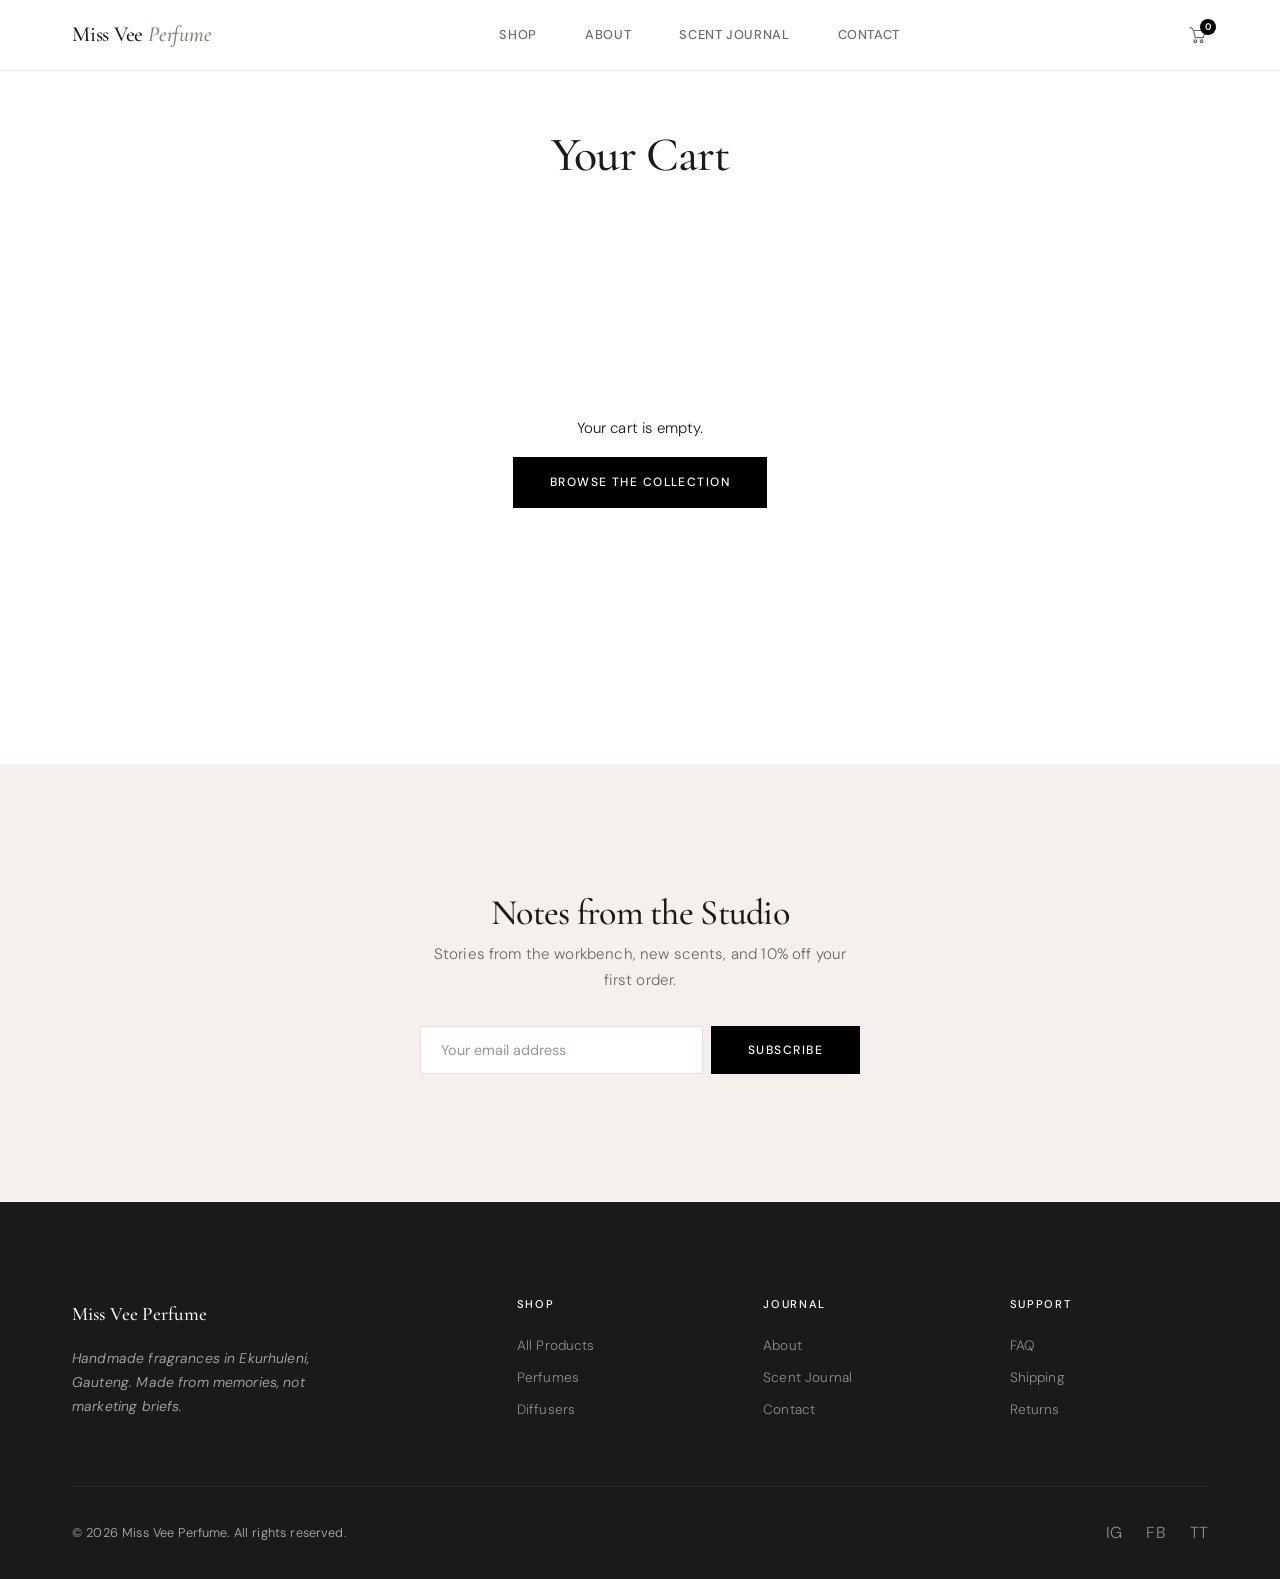
<file: cart.html>
<!DOCTYPE html>
<html lang="en-ZA">
<head>
  <meta charset="UTF-8">
  <meta name="viewport" content="width=device-width, initial-scale=1.0">
  <meta name="description" content="Your shopping cart. Miss Vee Perfume.">
  <title>Cart. Miss Vee Perfume</title>
  <link rel="preconnect" href="https://fonts.googleapis.com">
  <link rel="preconnect" href="https://fonts.gstatic.com" crossorigin>
  <link href="https://fonts.googleapis.com/css2?family=DM+Sans:opsz,wght@9..40,300;9..40,400;9..40,500;9..40,600&family=Cormorant+Garamond:ital,wght@0,400;0,500;0,600;1,400;1,500;1,600&display=swap" rel="stylesheet">
  <link rel="stylesheet" href="assets/css/style.css">
  <link rel="icon" type="image/svg+xml" href="data:image/svg+xml,<svg xmlns='http://www.w3.org/2000/svg' viewBox='0 0 100 100'><text y='.9em' font-size='90' font-family='Cormorant+Garamond,serif' font-weight='600' fill='%233b2a1f'>MV</text></svg>">
</head>
<body>
  <header class="site-header">
    <div class="header-inner">
      <a href="index.html" class="site-logo">Miss Vee <span>Perfume</span></a>
      <button class="nav-toggle" id="navToggle" aria-label="Toggle navigation">
        <span></span><span></span><span></span>
      </button>
      <nav class="nav-list" id="navList">
        <a href="shop.html">Shop</a>
        <a href="about.html">About</a>
        <a href="scent-guide.html">Scent Journal</a>
        <a href="contact.html">Contact</a>
      </nav>
      <div class="nav-actions">
        <a href="cart.html" class="cart-icon" aria-label="Shopping cart">
          <svg viewBox="0 0 20 20" fill="none" stroke="currentColor" stroke-width="1.3" stroke-linecap="round" stroke-linejoin="round">
            <path d="M5 5h13l-2 8H7L5 5z"/>
            <path d="M5 5L3 2H1"/>
            <circle cx="7" cy="17" r="1.5"/>
            <circle cx="14" cy="17" r="1.5"/>
          </svg>
          <span class="cart-count">0</span>
        </a>
      </div>
    </div>
  </header>

  <section class="page-header">
    <div class="container">
      <h1 class="page-header__title">Your Cart</h1>
    </div>
  </section>

  <section class="cart-section">
    <div class="container">
      <div class="cart-empty" id="cartEmpty">
        <p>Your cart is empty.</p>
        <p style="margin-top: var(--space-md);"><a href="shop.html" class="btn btn--primary">Browse the Collection</a></p>
      </div>
      <div class="cart-layout" id="cartLayout" style="display:none;">
        <div class="cart-items" id="cartItems">
        </div>
        <aside class="cart-summary">
          <h3 class="cart-summary__title">Order Summary</h3>
          <div class="summary-row">
            <span>Subtotal</span>
            <span id="summarySubtotal">R0.00</span>
          </div>
          <div class="summary-row">
            <span>Shipping</span>
            <span id="summaryShipping">R0.00</span>
          </div>
          <div class="summary-row summary-row--total">
            <span>Total</span>
            <span id="summaryTotal">R0.00</span>
          </div>
          <button class="btn btn--primary cart-checkout-btn" onclick="alert('Thank you for your order. This is a prototype, so no payment is processed. We will contact you soon.');">Checkout</button>
          <button class="btn btn--secondary" onclick="window.cart.clearCart();" style="margin-top: var(--space-sm);">Clear Cart</button>
        </aside>
      </div>
    </div>
  </section>

  <section class="newsletter">
    <div class="container container--narrow">
      <h2 class="newsletter__title">Notes from the Studio</h2>
      <p class="newsletter__text">Stories from the workbench, new scents, and 10% off your first order.</p>
      <form class="newsletter-form" onsubmit="event.preventDefault();alert('Thank you. A letter will arrive in your inbox soon. (This is a prototype.)');this.reset();">
        <input type="email" placeholder="Your email address" required aria-label="Email address">
        <button type="submit" class="btn btn--primary">Subscribe</button>
      </form>
    </div>
  </section>

  <footer class="site-footer">
    <div class="container">
      <div class="footer-grid">
        <div class="footer-brand">
          <div class="footer-brand__name">Miss Vee Perfume</div>
          <p class="footer-brand__text">Handmade fragrances in Ekurhuleni, Gauteng. Made from memories, not marketing briefs.</p>
        </div>
        <div>
          <h4 class="footer-heading">Shop</h4>
          <div class="footer-links">
            <a href="shop.html">All Products</a>
            <a href="perfumes.html">Perfumes</a>
            <a href="diffusers.html">Diffusers</a>
          </div>
        </div>
        <div>
          <h4 class="footer-heading">Journal</h4>
          <div class="footer-links">
            <a href="about.html">About</a>
            <a href="scent-guide.html">Scent Journal</a>
            <a href="contact.html">Contact</a>
          </div>
        </div>
        <div>
          <h4 class="footer-heading">Support</h4>
          <div class="footer-links">
            <a href="contact.html">FAQ</a>
            <a href="contact.html">Shipping</a>
            <a href="contact.html">Returns</a>
          </div>
        </div>
      </div>
      <div class="footer-bottom">
        <span>&copy; 2026 Miss Vee Perfume. All rights reserved.</span>
        <div class="social-links">
          <a href="#" aria-label="Instagram">IG</a>
          <a href="#" aria-label="Facebook">FB</a>
          <a href="#" aria-label="TikTok">TT</a>
        </div>
      </div>
    </div>
  </footer>

  <script src="assets/js/main.js"></script>
</body>
</html>
</file>
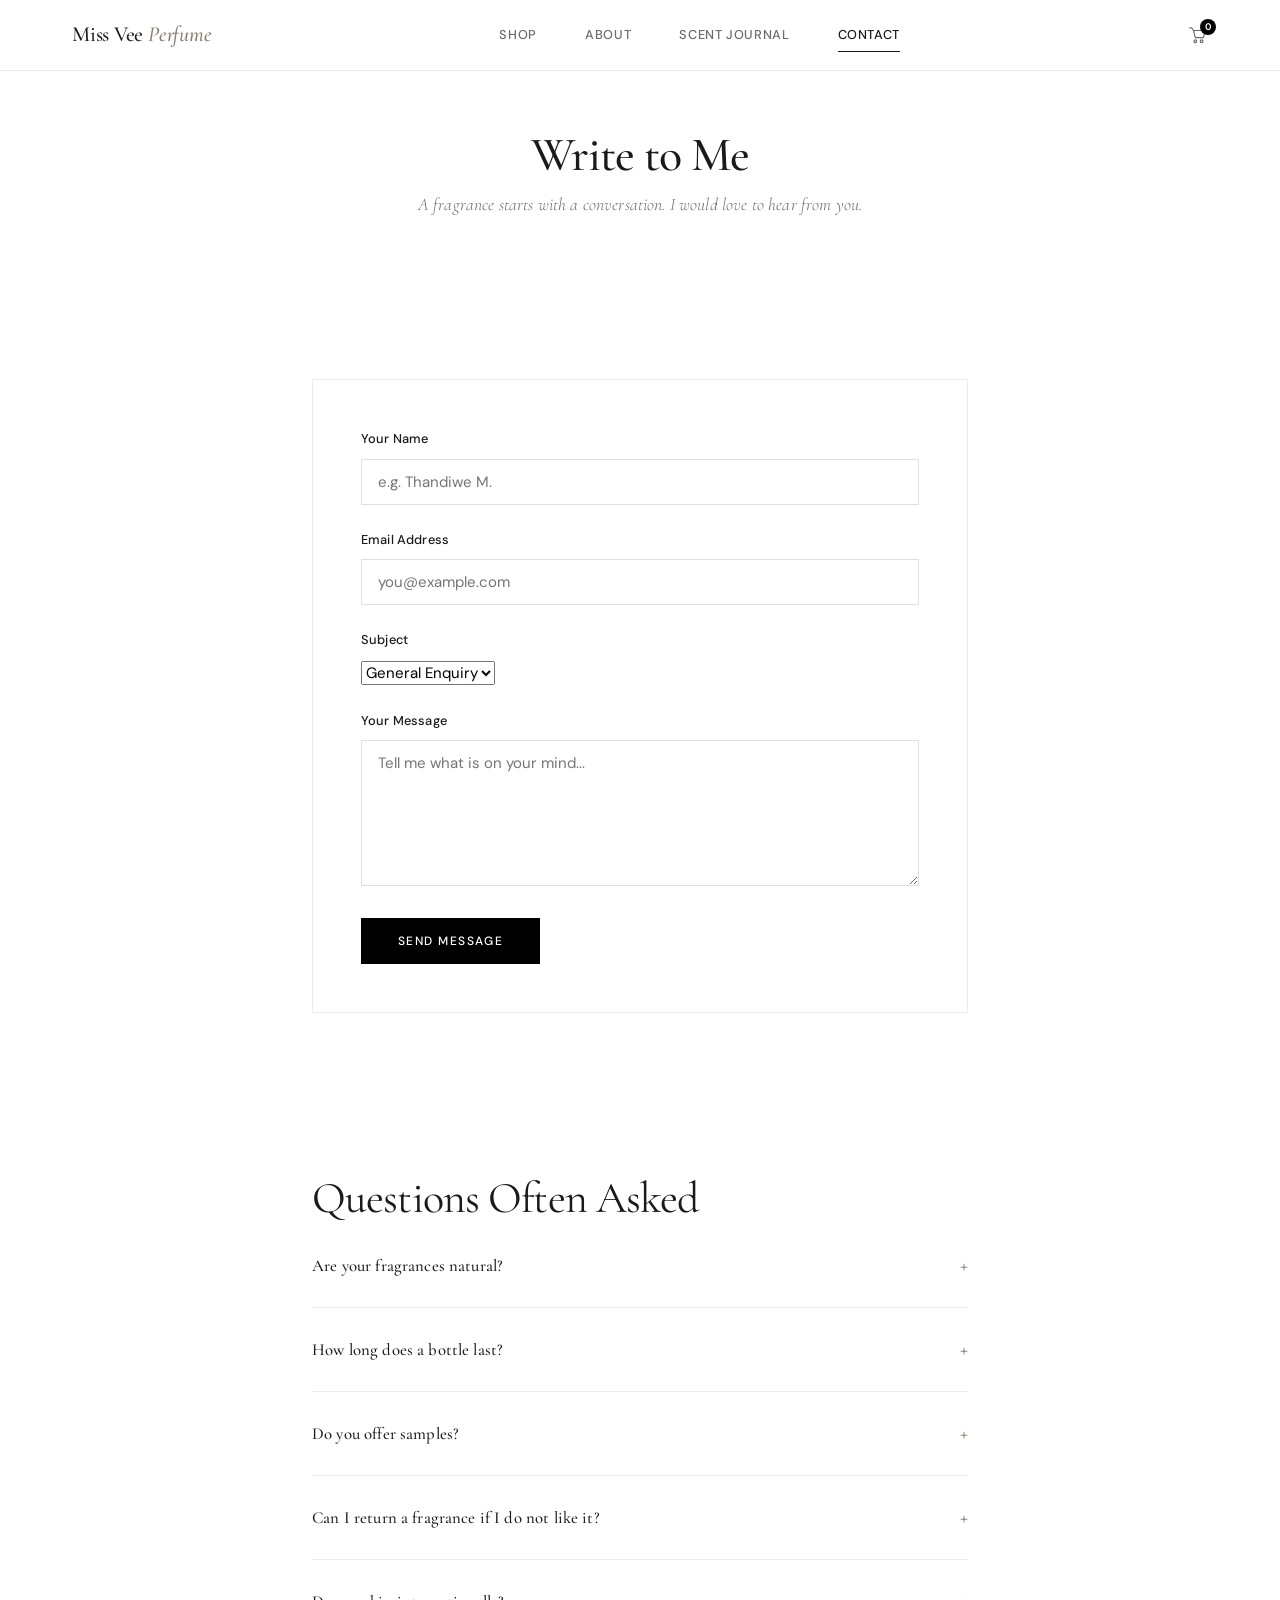
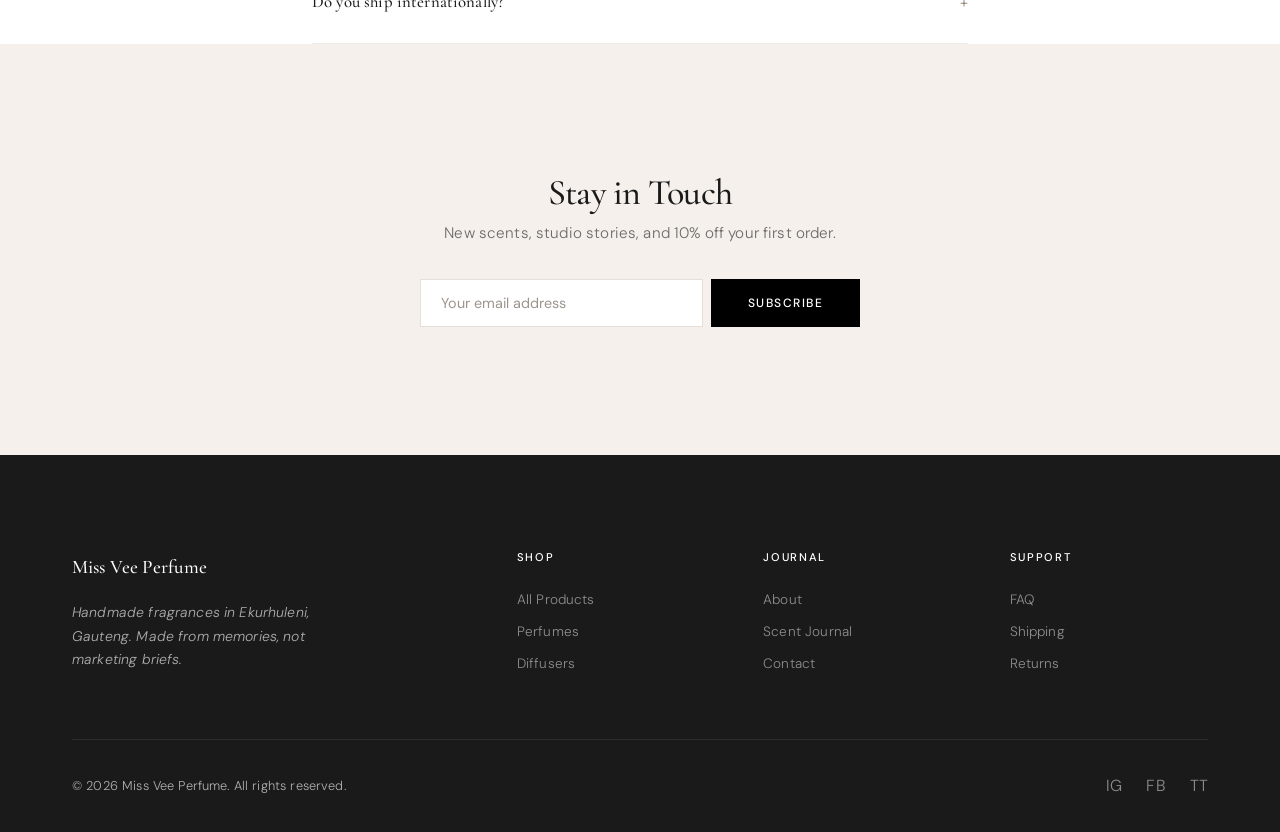
<file: contact.html>
<!DOCTYPE html>
<html lang="en-ZA">
<head>
  <meta charset="UTF-8">
  <meta name="viewport" content="width=device-width, initial-scale=1.0">
  <meta name="description" content="Contact Miss Vee Perfume. Get in touch and read frequently asked questions.">
  <title>Contact. Miss Vee Perfume</title>
  <link rel="preconnect" href="https://fonts.googleapis.com">
  <link rel="preconnect" href="https://fonts.gstatic.com" crossorigin>
  <link href="https://fonts.googleapis.com/css2?family=DM+Sans:opsz,wght@9..40,300;9..40,400;9..40,500;9..40,600&family=Cormorant+Garamond:ital,wght@0,400;0,500;0,600;1,400;1,500;1,600&display=swap" rel="stylesheet">
  <link rel="stylesheet" href="assets/css/style.css">
  <link rel="icon" type="image/svg+xml" href="data:image/svg+xml,<svg xmlns='http://www.w3.org/2000/svg' viewBox='0 0 100 100'><text y='.9em' font-size='90' font-family='Cormorant+Garamond,serif' font-weight='600' fill='%233b2a1f'>MV</text></svg>">
</head>
<body>
  <header class="site-header">
    <div class="header-inner">
      <a href="index.html" class="site-logo">Miss Vee <span>Perfume</span></a>
      <button class="nav-toggle" id="navToggle" aria-label="Toggle navigation">
        <span></span><span></span><span></span>
      </button>
      <nav class="nav-list" id="navList">
        <a href="shop.html">Shop</a>
        <a href="about.html">About</a>
        <a href="scent-guide.html">Scent Journal</a>
        <a href="contact.html" class="active">Contact</a>
      </nav>
      <div class="nav-actions">
        <a href="cart.html" class="cart-icon" aria-label="Shopping cart">
          <svg viewBox="0 0 20 20" fill="none" stroke="currentColor" stroke-width="1.3" stroke-linecap="round" stroke-linejoin="round">
            <path d="M5 5h13l-2 8H7L5 5z"/>
            <path d="M5 5L3 2H1"/>
            <circle cx="7" cy="17" r="1.5"/>
            <circle cx="14" cy="17" r="1.5"/>
          </svg>
          <span class="cart-count">0</span>
        </a>
      </div>
    </div>
  </header>

  <section class="page-header">
    <div class="container">
      <h1 class="page-header__title">Write to Me</h1>
      <p class="page-header__subtitle">A fragrance starts with a conversation. I would love to hear from you.</p>
    </div>
  </section>

  <section class="contact-section">
    <div class="container container--narrow">
      <form class="contact-form" onsubmit="event.preventDefault();alert('Thank you for your message. I will reply soon. (This is a prototype.)');this.reset();">
        <div class="form-group">
          <label for="contactName">Your Name</label>
          <input type="text" id="contactName" required placeholder="e.g. Thandiwe M.">
        </div>
        <div class="form-group">
          <label for="contactEmail">Email Address</label>
          <input type="email" id="contactEmail" required placeholder="you@example.com">
        </div>
        <div class="form-group">
          <label for="contactSubject">Subject</label>
          <select id="contactSubject">
            <option value="general">General Enquiry</option>
            <option value="wholesale">Wholesale</option>
            <option value="order">Order Support</option>
            <option value="custom">Custom Scent</option>
          </select>
        </div>
        <div class="form-group">
          <label for="contactMessage">Your Message</label>
          <textarea id="contactMessage" rows="6" required placeholder="Tell me what is on your mind..."></textarea>
        </div>
        <button type="submit" class="btn btn--primary">Send Message</button>
      </form>
    </div>
  </section>

  <section class="faq-section">
    <div class="container container--narrow">
      <h2 class="faq-section__title">Questions Often Asked</h2>

      <div class="faq-item">
        <div class="faq-question" tabindex="0" role="button" aria-expanded="false">
          <span>Are your fragrances natural?</span>
        </div>
        <div class="faq-answer">
          <div class="faq-answer-inner">Every Miss Vee fragrance blends natural essential oils with high-quality fragrance oils. I believe a beautiful scent does not have to pick between natural and synthetic. It just needs to be well made. All products are vegan and cruelty-free.</div>
        </div>
      </div>

      <div class="faq-item">
        <div class="faq-question" tabindex="0" role="button" aria-expanded="false">
          <span>How long does a bottle last?</span>
        </div>
        <div class="faq-answer">
          <div class="faq-answer-inner">Our 50ml Eau de Parfum lasts about 3 to 4 months with daily use of 2 to 3 sprays. The 100ml size gives you 6 to 8 months. Keep your perfume in a cool, dark place away from direct sunlight to preserve it.</div>
        </div>
      </div>

      <div class="faq-item">
        <div class="faq-question" tabindex="0" role="button" aria-expanded="false">
          <span>Do you offer samples?</span>
        </div>
        <div class="faq-answer">
          <div class="faq-answer-inner">I do. A 2ml sample of any fragrance is R25. Samples are the best way to find out if a scent speaks to you. I recommend living with a sample for at least a week before deciding on a full bottle.</div>
        </div>
      </div>

      <div class="faq-item">
        <div class="faq-question" tabindex="0" role="button" aria-expanded="false">
          <span>Can I return a fragrance if I do not like it?</span>
        </div>
        <div class="faq-answer">
          <div class="faq-answer-inner">Yes. If a scent does not feel like yours, return it within 14 days of delivery. The product must be unused and in its original packaging. I will process a full refund. I cannot accept returns on samples.</div>
        </div>
      </div>

      <div class="faq-item">
        <div class="faq-question" tabindex="0" role="button" aria-expanded="false">
          <span>Do you ship internationally?</span>
        </div>
        <div class="faq-answer">
          <div class="faq-answer-inner">Right now I ship within South Africa only. International shipping is something I am working toward. If you are outside SA and would like to know when this changes, subscribe to the newsletter. I will share the news there first.</div>
        </div>
      </div>

    </div>
  </section>

  <section class="newsletter">
    <div class="container container--narrow">
      <h2 class="newsletter__title">Stay in Touch</h2>
      <p class="newsletter__text">New scents, studio stories, and 10% off your first order.</p>
      <form class="newsletter-form" onsubmit="event.preventDefault();alert('Thank you. A letter will arrive in your inbox soon. (This is a prototype.)');this.reset();">
        <input type="email" placeholder="Your email address" required aria-label="Email address">
        <button type="submit" class="btn btn--primary">Subscribe</button>
      </form>
    </div>
  </section>

  <footer class="site-footer">
    <div class="container">
      <div class="footer-grid">
        <div class="footer-brand">
          <div class="footer-brand__name">Miss Vee Perfume</div>
          <p class="footer-brand__text">Handmade fragrances in Ekurhuleni, Gauteng. Made from memories, not marketing briefs.</p>
        </div>
        <div>
          <h4 class="footer-heading">Shop</h4>
          <div class="footer-links">
            <a href="shop.html">All Products</a>
            <a href="perfumes.html">Perfumes</a>
            <a href="diffusers.html">Diffusers</a>
          </div>
        </div>
        <div>
          <h4 class="footer-heading">Journal</h4>
          <div class="footer-links">
            <a href="about.html">About</a>
            <a href="scent-guide.html">Scent Journal</a>
            <a href="contact.html">Contact</a>
          </div>
        </div>
        <div>
          <h4 class="footer-heading">Support</h4>
          <div class="footer-links">
            <a href="contact.html">FAQ</a>
            <a href="contact.html">Shipping</a>
            <a href="contact.html">Returns</a>
          </div>
        </div>
      </div>
      <div class="footer-bottom">
        <span>&copy; 2026 Miss Vee Perfume. All rights reserved.</span>
        <div class="social-links">
          <a href="#" aria-label="Instagram">IG</a>
          <a href="#" aria-label="Facebook">FB</a>
          <a href="#" aria-label="TikTok">TT</a>
        </div>
      </div>
    </div>
  </footer>

  <script src="assets/js/main.js"></script>
</body>
</html>
</file>
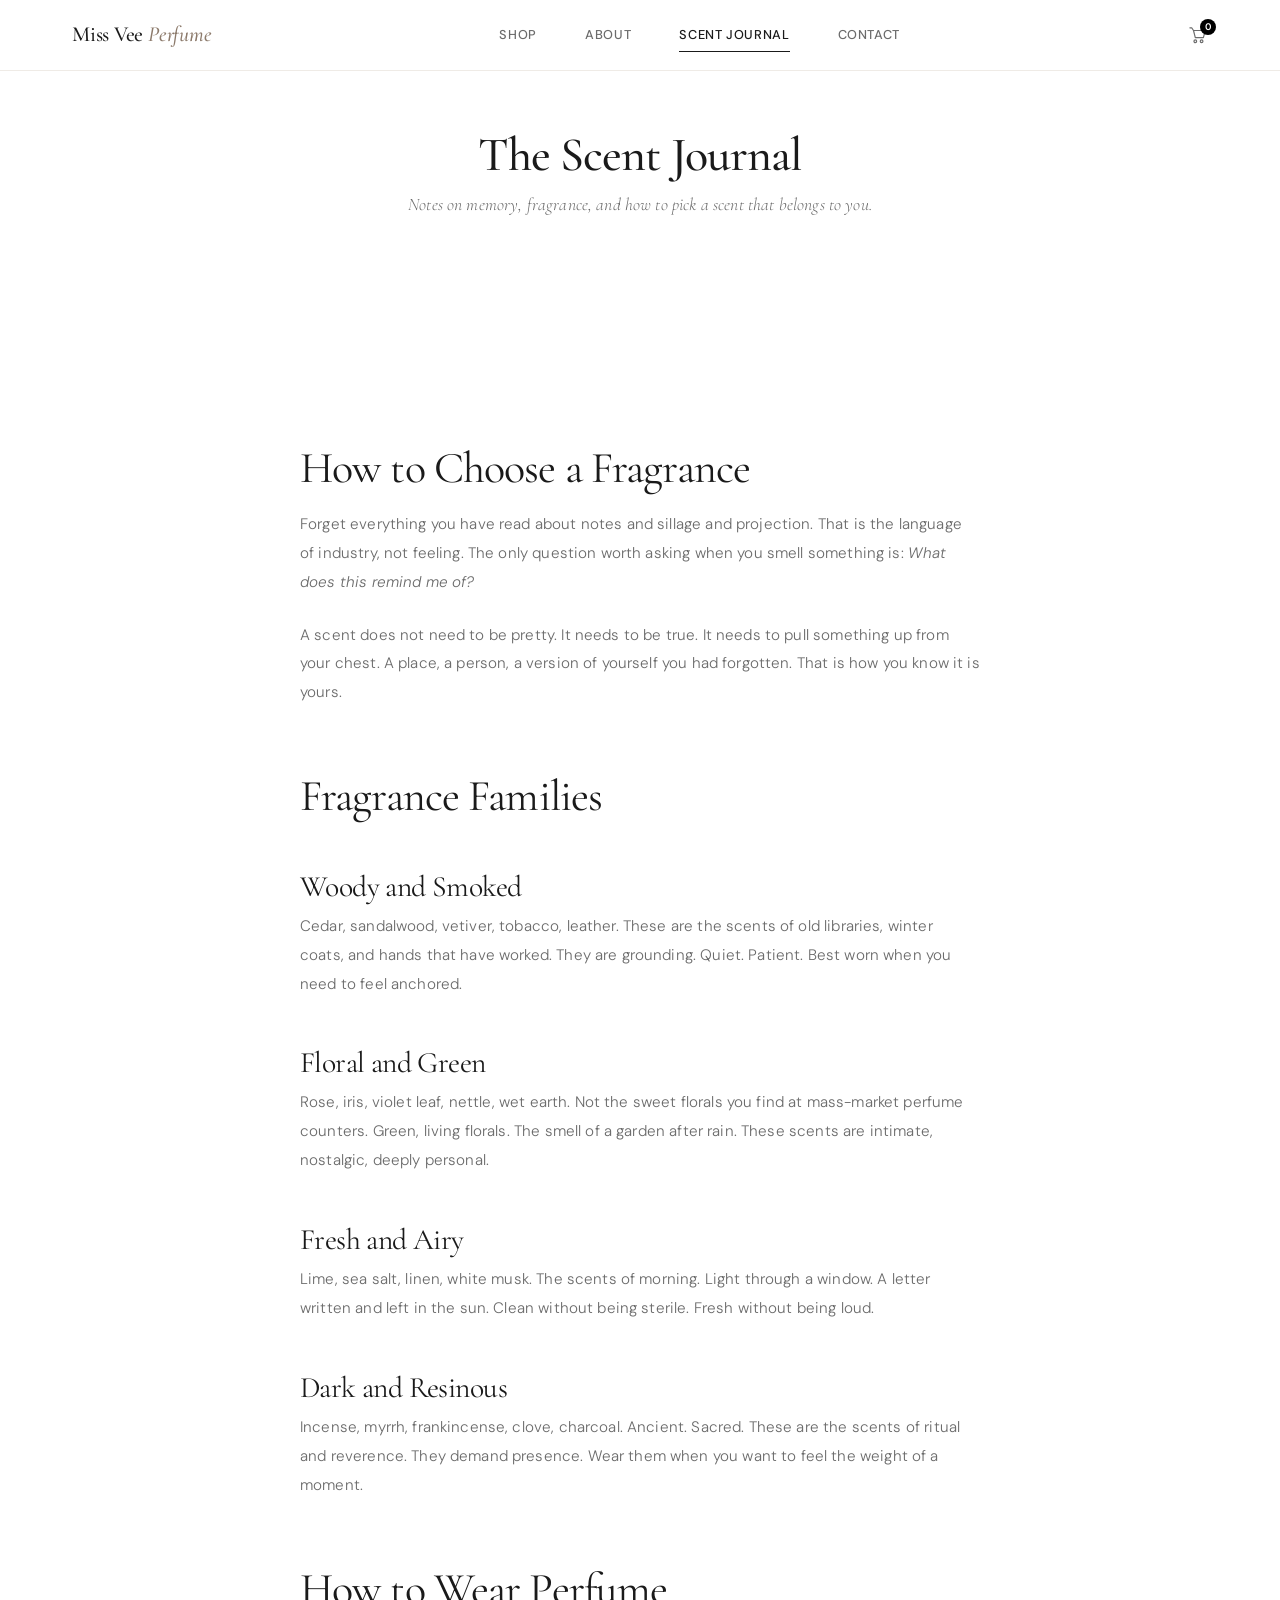
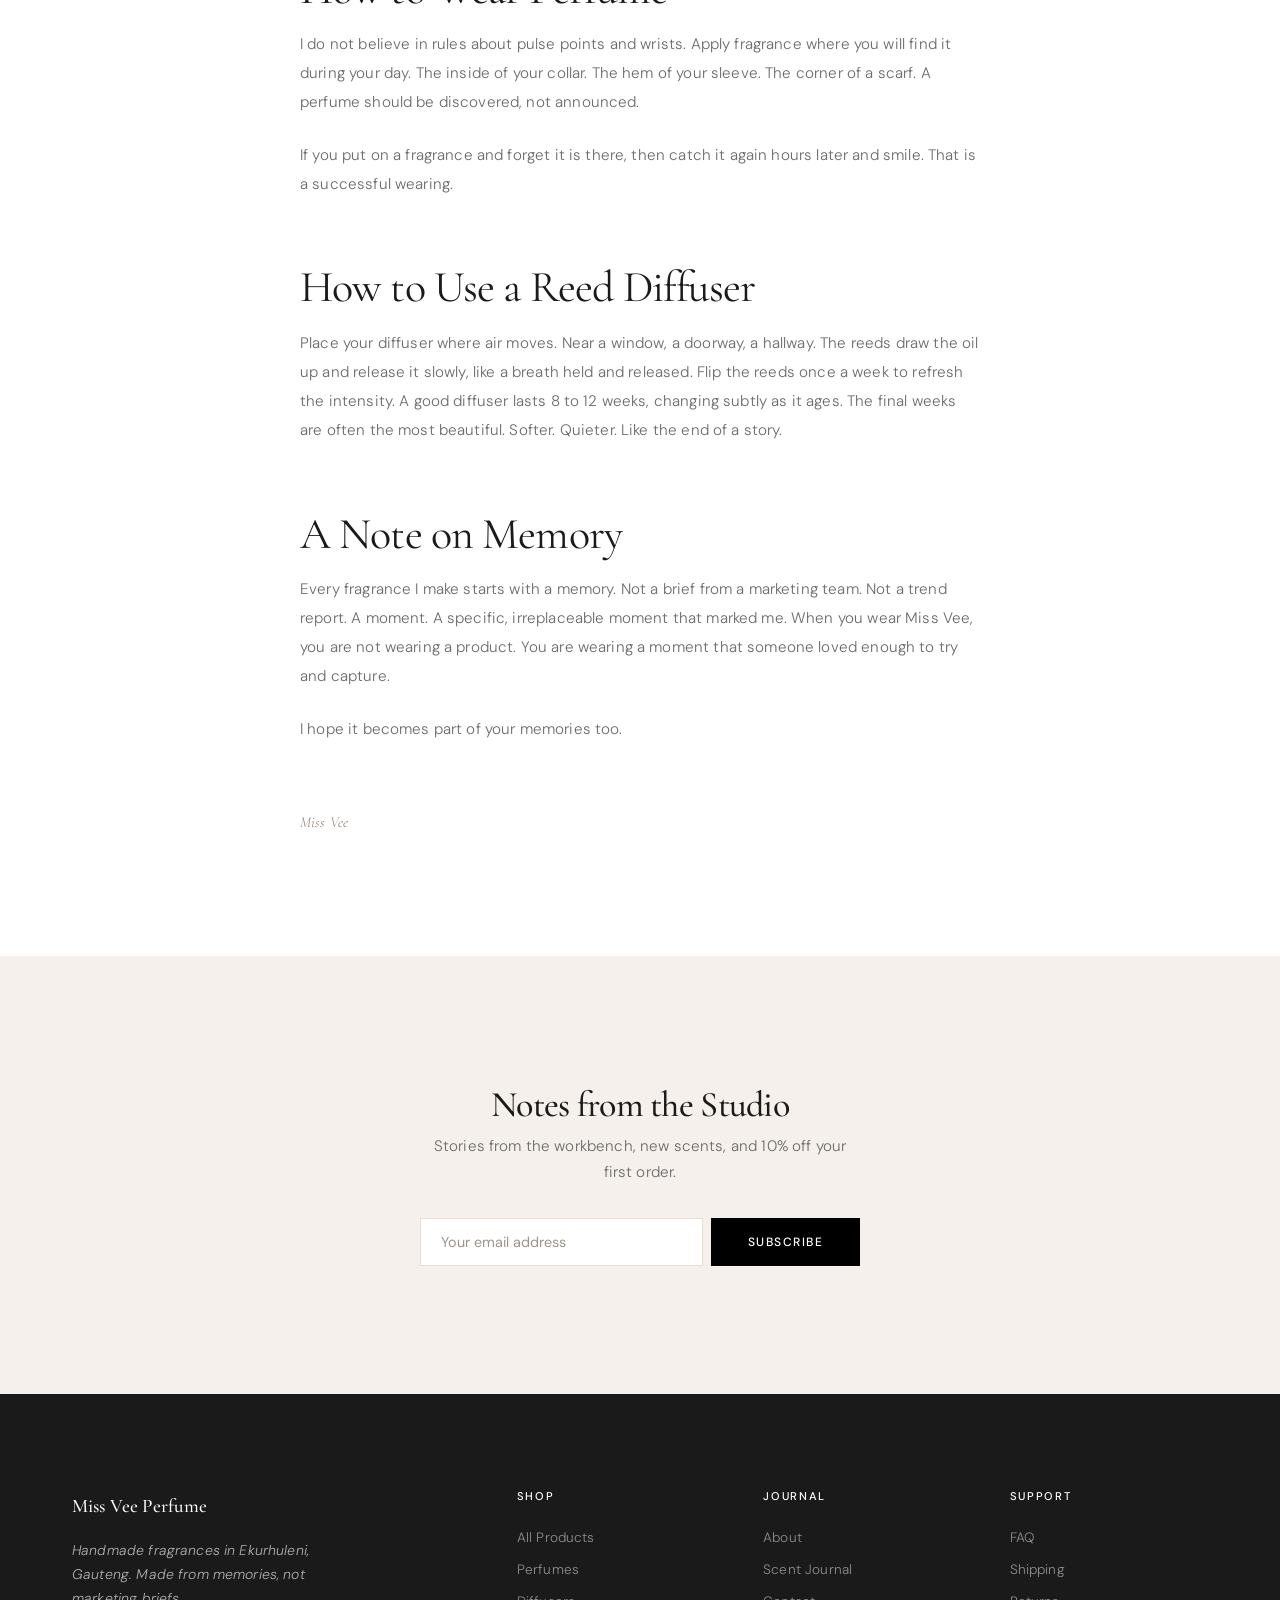
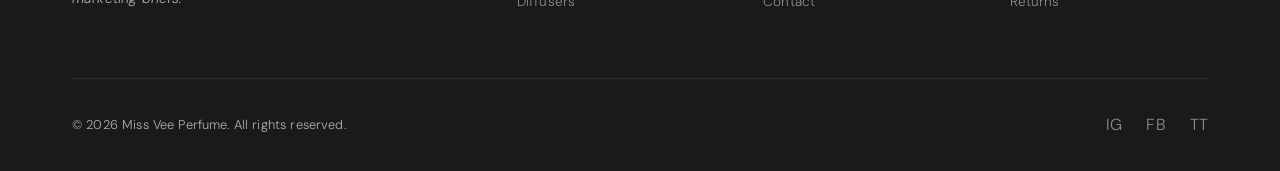
<file: scent-guide.html>
<!DOCTYPE html>
<html lang="en-ZA">
<head>
  <meta charset="UTF-8">
  <meta name="viewport" content="width=device-width, initial-scale=1.0">
  <meta name="description" content="The Scent Journal by Miss Vee. How to choose a fragrance that actually feels like yours.">
  <title>Scent Journal. Miss Vee Perfume</title>
  <link rel="preconnect" href="https://fonts.googleapis.com">
  <link rel="preconnect" href="https://fonts.gstatic.com" crossorigin>
  <link href="https://fonts.googleapis.com/css2?family=DM+Sans:opsz,wght@9..40,300;9..40,400;9..40,500;9..40,600&family=Cormorant+Garamond:ital,wght@0,400;0,500;0,600;1,400;1,500;1,600&display=swap" rel="stylesheet">
  <link rel="stylesheet" href="assets/css/style.css">
  <link rel="icon" type="image/svg+xml" href="data:image/svg+xml,<svg xmlns='http://www.w3.org/2000/svg' viewBox='0 0 100 100'><text y='.9em' font-size='90' font-family='Cormorant+Garamond,serif' font-weight='600' fill='%233b2a1f'>MV</text></svg>">
</head>
<body>
  <header class="site-header">
    <div class="header-inner">
      <a href="index.html" class="site-logo">Miss Vee <span>Perfume</span></a>
      <button class="nav-toggle" id="navToggle" aria-label="Toggle navigation">
        <span></span><span></span><span></span>
      </button>
      <nav class="nav-list" id="navList">
        <a href="shop.html">Shop</a>
        <a href="about.html">About</a>
        <a href="scent-guide.html" class="active">Scent Journal</a>
        <a href="contact.html">Contact</a>
      </nav>
      <div class="nav-actions">
        <a href="cart.html" class="cart-icon" aria-label="Shopping cart">
          <svg viewBox="0 0 20 20" fill="none" stroke="currentColor" stroke-width="1.3" stroke-linecap="round" stroke-linejoin="round">
            <path d="M5 5h13l-2 8H7L5 5z"/>
            <path d="M5 5L3 2H1"/>
            <circle cx="7" cy="17" r="1.5"/>
            <circle cx="14" cy="17" r="1.5"/>
          </svg>
          <span class="cart-count">0</span>
        </a>
      </div>
    </div>
  </header>

  <section class="page-header">
    <div class="container">
      <h1 class="page-header__title">The Scent Journal</h1>
      <p class="page-header__subtitle">Notes on memory, fragrance, and how to pick a scent that belongs to you.</p>
    </div>
  </section>

  <section class="scent-guide">
    <div class="container">
      <div class="guide-article">

        <h2>How to Choose a Fragrance</h2>
        <p>Forget everything you have read about notes and sillage and projection. That is the language of industry, not feeling. The only question worth asking when you smell something is: <em>What does this remind me of?</em></p>
        <p>A scent does not need to be pretty. It needs to be true. It needs to pull something up from your chest. A place, a person, a version of yourself you had forgotten. That is how you know it is yours.</p>

        <h2>Fragrance Families</h2>

        <h3>Woody and Smoked</h3>
        <p>Cedar, sandalwood, vetiver, tobacco, leather. These are the scents of old libraries, winter coats, and hands that have worked. They are grounding. Quiet. Patient. Best worn when you need to feel anchored.</p>

        <h3>Floral and Green</h3>
        <p>Rose, iris, violet leaf, nettle, wet earth. Not the sweet florals you find at mass-market perfume counters. Green, living florals. The smell of a garden after rain. These scents are intimate, nostalgic, deeply personal.</p>

        <h3>Fresh and Airy</h3>
        <p>Lime, sea salt, linen, white musk. The scents of morning. Light through a window. A letter written and left in the sun. Clean without being sterile. Fresh without being loud.</p>

        <h3>Dark and Resinous</h3>
        <p>Incense, myrrh, frankincense, clove, charcoal. Ancient. Sacred. These are the scents of ritual and reverence. They demand presence. Wear them when you want to feel the weight of a moment.</p>

        <h2>How to Wear Perfume</h2>
        <p>I do not believe in rules about pulse points and wrists. Apply fragrance where you will find it during your day. The inside of your collar. The hem of your sleeve. The corner of a scarf. A perfume should be discovered, not announced.</p>
        <p>If you put on a fragrance and forget it is there, then catch it again hours later and smile. That is a successful wearing.</p>

        <h2>How to Use a Reed Diffuser</h2>
        <p>Place your diffuser where air moves. Near a window, a doorway, a hallway. The reeds draw the oil up and release it slowly, like a breath held and released. Flip the reeds once a week to refresh the intensity. A good diffuser lasts 8 to 12 weeks, changing subtly as it ages. The final weeks are often the most beautiful. Softer. Quieter. Like the end of a story.</p>

        <h2>A Note on Memory</h2>
        <p>Every fragrance I make starts with a memory. Not a brief from a marketing team. Not a trend report. A moment. A specific, irreplaceable moment that marked me. When you wear Miss Vee, you are not wearing a product. You are wearing a moment that someone loved enough to try and capture.</p>
        <p>I hope it becomes part of your memories too.</p>

        <p style="margin-top: var(--space-3xl); font-family: var(--font-heading); font-style: italic; color: var(--color-accent-secondary);">Miss Vee</p>

      </div>
    </div>
  </section>

  <section class="newsletter">
    <div class="container container--narrow">
      <h2 class="newsletter__title">Notes from the Studio</h2>
      <p class="newsletter__text">Stories from the workbench, new scents, and 10% off your first order.</p>
      <form class="newsletter-form" onsubmit="event.preventDefault();alert('Thank you. A letter will arrive in your inbox soon. (This is a prototype.)');this.reset();">
        <input type="email" placeholder="Your email address" required aria-label="Email address">
        <button type="submit" class="btn btn--primary">Subscribe</button>
      </form>
    </div>
  </section>

  <footer class="site-footer">
    <div class="container">
      <div class="footer-grid">
        <div class="footer-brand">
          <div class="footer-brand__name">Miss Vee Perfume</div>
          <p class="footer-brand__text">Handmade fragrances in Ekurhuleni, Gauteng. Made from memories, not marketing briefs.</p>
        </div>
        <div>
          <h4 class="footer-heading">Shop</h4>
          <div class="footer-links">
            <a href="shop.html">All Products</a>
            <a href="perfumes.html">Perfumes</a>
            <a href="diffusers.html">Diffusers</a>
          </div>
        </div>
        <div>
          <h4 class="footer-heading">Journal</h4>
          <div class="footer-links">
            <a href="about.html">About</a>
            <a href="scent-guide.html">Scent Journal</a>
            <a href="contact.html">Contact</a>
          </div>
        </div>
        <div>
          <h4 class="footer-heading">Support</h4>
          <div class="footer-links">
            <a href="contact.html">FAQ</a>
            <a href="contact.html">Shipping</a>
            <a href="contact.html">Returns</a>
          </div>
        </div>
      </div>
      <div class="footer-bottom">
        <span>&copy; 2026 Miss Vee Perfume. All rights reserved.</span>
        <div class="social-links">
          <a href="#" aria-label="Instagram">IG</a>
          <a href="#" aria-label="Facebook">FB</a>
          <a href="#" aria-label="TikTok">TT</a>
        </div>
      </div>
    </div>
  </footer>

  <script src="assets/js/main.js"></script>
</body>
</html>
</file>
<file: assets/css/style.css>
:root {
  --color-bg-primary: #FFFFFF;
  --color-bg-secondary: #F5F0EB;
  --color-bg-dark: #0D0D0D;
  --color-bg-charcoal: #1A1A1A;
  --color-text-primary: #1A1A1A;
  --color-text-secondary: #6B6B6B;
  --color-text-light: #9C958D;
  --color-accent-primary: #000000;
  --color-accent-secondary: #8C7A6B;
  --color-accent-secondary-hover: #766556;
  --color-success: #8A9A86;
  --color-border: #E5DFD8;
  --color-border-light: #EFEBE6;
  --color-white: #FFFFFF;
  --color-overlay: rgba(0, 0, 0, 0.5);

  --font-heading: 'Cormorant Garamond', Georgia, serif;
  --font-body: 'DM Sans', -apple-system, BlinkMacSystemFont, sans-serif;

  --space-xs: 0.25rem;
  --space-sm: 0.5rem;
  --space-md: 1rem;
  --space-lg: 1.5rem;
  --space-xl: 2rem;
  --space-2xl: 3rem;
  --space-3xl: 4rem;
  --space-4xl: 6rem;
  --space-5xl: 8rem;
  --space-6xl: 10rem;

  --container-max: 1200px;
  --container-narrow: 720px;
  --container-reading: 680px;

  --radius-sm: 4px;
  --radius-md: 8px;
  --radius-lg: 16px;
  --radius-xl: 24px;

  --shadow-sm: 0 1px 3px rgba(0, 0, 0, 0.06);
  --shadow-md: 0 4px 16px rgba(0, 0, 0, 0.08);
  --shadow-lg: 0 8px 32px rgba(0, 0, 0, 0.12);

  --transition: 0.4s cubic-bezier(0.25, 0.1, 0.25, 1);
}

*, *::before, *::after {
  margin: 0;
  padding: 0;
  box-sizing: border-box;
}

html {
  scroll-behavior: smooth;
  -webkit-font-smoothing: antialiased;
  -moz-osx-font-smoothing: grayscale;
}

body {
  font-family: var(--font-body);
  font-size: 15px;
  line-height: 1.75;
  font-weight: 300;
  color: var(--color-text-primary);
  background-color: var(--color-bg-primary);
  letter-spacing: 0.01em;
}

img {
  max-width: 100%;
  height: auto;
  display: block;
}

a {
  color: inherit;
  text-decoration: none;
  transition: opacity var(--transition);
}

a:hover {
  opacity: 0.7;
}

button {
  cursor: pointer;
  font-family: inherit;
  border: none;
  background: none;
}

input, textarea, select {
  font-family: inherit;
  font-size: inherit;
}

ul, ol {
  list-style: none;
}

h1, h2, h3, h4, h5, h6 {
  font-family: var(--font-heading);
  font-weight: 400;
  line-height: 1.15;
  color: var(--color-text-primary);
}

h1 { font-size: clamp(2.5rem, 5vw, 4.5rem); }
h2 { font-size: clamp(1.75rem, 3.5vw, 2.75rem); letter-spacing: -0.02em; }
h3 { font-size: clamp(1.35rem, 2.5vw, 1.85rem); }
h4 { font-size: clamp(1.1rem, 2vw, 1.35rem); }

h1, h2, h3 {
  letter-spacing: -0.02em;
}

.section-label {
  font-family: var(--font-body);
  font-size: 0.7rem;
  font-weight: 500;
  letter-spacing: 0.25em;
  text-transform: uppercase;
  color: var(--color-accent-secondary);
  margin-bottom: var(--space-md);
}

.section-title {
  font-family: var(--font-heading);
  font-size: clamp(1.75rem, 3vw, 2.5rem);
  font-weight: 400;
  color: var(--color-text-primary);
  margin-bottom: var(--space-lg);
  letter-spacing: -0.02em;
}

.section-subtitle {
  font-size: 1rem;
  color: var(--color-text-secondary);
  max-width: 520px;
  line-height: 1.8;
}

.text-center { text-align: center; }

.container {
  width: 100%;
  max-width: var(--container-max);
  margin: 0 auto;
  padding: 0 var(--space-xl);
}

.container--narrow {
  max-width: var(--container-narrow);
}

.container--reading {
  max-width: var(--container-reading);
}

.btn {
  display: inline-flex;
  align-items: center;
  justify-content: center;
  gap: var(--space-sm);
  padding: 0.875rem 2.25rem;
  font-family: var(--font-body);
  font-size: 0.75rem;
  font-weight: 500;
  letter-spacing: 0.12em;
  text-transform: uppercase;
  border-radius: 0;
  transition: all var(--transition);
  cursor: pointer;
  text-decoration: none;
  border: 1px solid transparent;
}

.btn--primary {
  background-color: var(--color-accent-primary);
  color: var(--color-white);
}

.btn--primary:hover {
  opacity: 0.85;
}

.btn--secondary {
  background-color: transparent;
  color: var(--color-text-primary);
  border-color: var(--color-text-primary);
}

.btn--secondary:hover {
  background-color: var(--color-text-primary);
  color: var(--color-white);
  opacity: 1;
}

.btn--light {
  background-color: var(--color-white);
  color: var(--color-accent-primary);
}

.btn--light:hover {
  opacity: 0.85;
}

.btn--outline-light {
  background: transparent;
  color: var(--color-white);
  border-color: rgba(255, 255, 255, 0.3);
}

.btn--outline-light:hover {
  background: var(--color-white);
  color: var(--color-accent-primary);
  border-color: var(--color-white);
  opacity: 1;
}

.btn--accent {
  background-color: var(--color-accent-secondary);
  color: var(--color-white);
}

.btn--accent:hover {
  background-color: var(--color-accent-secondary-hover);
  color: var(--color-white);
  opacity: 1;
}

.btn--small {
  padding: 0.625rem 1.5rem;
  font-size: 0.7rem;
}

.btn--link {
  padding: 0;
  font-family: var(--font-body);
  font-size: 0.75rem;
  font-weight: 500;
  letter-spacing: 0.12em;
  text-transform: uppercase;
  color: var(--color-text-primary);
  border: none;
  background: none;
  position: relative;
}

.btn--link::after {
  content: '';
  position: absolute;
  bottom: -2px;
  left: 0;
  width: 100%;
  height: 1px;
  background-color: var(--color-text-primary);
  transform: scaleX(0);
  transform-origin: right;
  transition: transform var(--transition);
}

.btn--link:hover::after {
  transform: scaleX(1);
  transform-origin: left;
}

.btn--link:hover {
  opacity: 1;
}

.site-header {
  position: fixed;
  top: 0;
  left: 0;
  right: 0;
  z-index: 100;
  background-color: rgba(255, 255, 255, 0.97);
  backdrop-filter: blur(12px);
  border-bottom: 1px solid var(--color-border-light);
}

.site-header--dark {
  position: absolute;
  background: transparent;
  backdrop-filter: none;
  border-bottom-color: transparent;
}

.site-header--dark .site-logo,
.site-header--dark .site-logo span,
.site-header--dark .nav-list a,
.site-header--dark .nav-actions .cart-icon {
  color: #fff;
}

.site-header--dark .nav-list a::after {
  background-color: #fff;
}

.site-header--dark .nav-list a:hover,
.site-header--dark .nav-list a.active {
  color: var(--color-accent-secondary) !important;
}

.site-header--dark .nav-toggle span {
  background-color: #fff;
}

.site-header--dark .cart-count {
  background-color: #fff;
  color: #000;
}

.header-inner {
  display: flex;
  align-items: center;
  justify-content: space-between;
  padding: var(--space-md) var(--space-xl);
  max-width: var(--container-max);
  margin: 0 auto;
}

.site-logo {
  font-family: var(--font-heading);
  font-size: 1.35rem;
  font-weight: 500;
  color: var(--color-text-primary);
  letter-spacing: -0.01em;
}

.site-logo span {
  font-style: italic;
  color: var(--color-accent-secondary);
}

.nav-toggle {
  display: none;
  flex-direction: column;
  gap: 5px;
  padding: var(--space-sm);
  cursor: pointer;
}

.nav-toggle span {
  display: block;
  width: 22px;
  height: 1.5px;
  background-color: var(--color-text-primary);
  transition: all var(--transition);
}

.nav-list {
  display: flex;
  align-items: center;
  gap: var(--space-2xl);
}

.nav-list a {
  font-size: 0.8rem;
  font-weight: 500;
  color: var(--color-text-secondary);
  letter-spacing: 0.05em;
  text-transform: uppercase;
  position: relative;
  padding: var(--space-xs) 0;
}

.nav-list a::after {
  content: '';
  position: absolute;
  bottom: -2px;
  left: 0;
  width: 0;
  height: 1px;
  background-color: var(--color-text-primary);
  transition: width var(--transition);
}

.nav-list a:hover::after,
.nav-list a.active::after {
  width: 100%;
}

.nav-list a:hover,
.nav-list a.active {
  color: var(--color-text-primary);
  opacity: 1;
}

.nav-actions {
  display: flex;
  align-items: center;
  gap: var(--space-md);
}

.cart-icon {
  position: relative;
  width: 20px;
  height: 20px;
  display: flex;
  align-items: center;
  justify-content: center;
  color: var(--color-text-secondary);
  transition: color var(--transition);
}

.cart-icon:hover {
  color: var(--color-text-primary);
  opacity: 1;
}

.cart-icon svg {
  width: 18px;
  height: 18px;
}

.cart-count {
  position: absolute;
  top: -6px;
  right: -8px;
  min-width: 16px;
  height: 16px;
  background-color: var(--color-accent-primary);
  color: var(--color-white);
  font-size: 0.6rem;
  font-weight: 600;
  border-radius: 50%;
  display: flex;
  align-items: center;
  justify-content: center;
  padding: 0 3px;
  line-height: 1;
}

.hero {
  position: relative;
  min-height: 100vh;
  display: flex;
  align-items: center;
  justify-content: center;
  background-color: var(--color-bg-dark);
  background-size: cover;
  background-position: center;
  overflow: hidden;
}

.hero-overlay {
  position: absolute;
  inset: 0;
  background: linear-gradient(
    180deg,
    rgba(0, 0, 0, 0.35) 0%,
    rgba(0, 0, 0, 0.55) 50%,
    rgba(0, 0, 0, 0.85) 100%
  );
  z-index: 1;
}

.hero-content {
  position: relative;
  z-index: 2;
  text-align: center;
  max-width: 780px;
  padding: 6rem 2rem 2rem;
}

.hero-label {
  font-family: var(--font-body);
  font-size: 0.7rem;
  font-weight: 500;
  letter-spacing: 0.3em;
  text-transform: uppercase;
  color: rgba(255, 255, 255, 0.45);
  margin-bottom: 1.5rem;
}

.hero-title {
  font-family: var(--font-heading);
  font-size: clamp(3.5rem, 9vw, 7.5rem);
  font-weight: 400;
  color: var(--color-white);
  line-height: 1.05;
  margin-bottom: 1.5rem;
  letter-spacing: -0.035em;
}

.hero-title__italic {
  font-style: italic;
  color: var(--color-accent-secondary);
}

.hero-subtitle {
  font-size: 1.05rem;
  font-weight: 300;
  color: rgba(255, 255, 255, 0.55);
  margin-bottom: 2.5rem;
  line-height: 1.8;
  max-width: 480px;
  margin-left: auto;
  margin-right: auto;
}

.hero-actions {
  display: flex;
  gap: var(--space-md);
  justify-content: center;
  flex-wrap: wrap;
}

.philosophy {
  padding: var(--space-5xl) 0;
  background-color: var(--color-bg-charcoal);
  text-align: center;
}

.philosophy__text {
  font-family: var(--font-heading);
  font-size: clamp(1.15rem, 2vw, 1.5rem);
  line-height: 1.7;
  color: rgba(255, 255, 255, 0.55);
  max-width: var(--container-reading);
  margin: 0 auto;
  font-style: italic;
}

.philosophy__attribution {
  margin-top: var(--space-xl);
  font-family: var(--font-body);
  font-size: 0.75rem;
  color: var(--color-accent-secondary);
  letter-spacing: 0.15em;
  text-transform: uppercase;
}

.categories {
  padding: var(--space-5xl) 0;
  background-color: var(--color-bg-secondary);
}

.categories-grid {
  display: grid;
  grid-template-columns: 1fr 1fr;
  gap: var(--space-xl);
}

.category-tile {
  position: relative;
  overflow: hidden;
  cursor: pointer;
  transition: all var(--transition);
}

.category-tile:hover {
  opacity: 0.95;
}

.category-tile__image {
  width: 100%;
  aspect-ratio: 4 / 3;
  overflow: hidden;
}

.category-tile__image img {
  width: 100%;
  height: 100%;
  object-fit: cover;
  transition: transform 0.6s ease;
}

.category-tile:hover .category-tile__image img {
  transform: scale(1.03);
}

.category-tile__body {
  padding: var(--space-lg) 0 0;
}

.category-tile__title {
  font-family: var(--font-heading);
  font-size: 1.25rem;
  font-weight: 500;
  margin-bottom: var(--space-xs);
}

.category-tile__subtitle {
  font-size: 0.9rem;
  color: var(--color-text-secondary);
  margin-bottom: var(--space-md);
  font-style: italic;
}

.category-tile__link {
  font-family: var(--font-body);
  font-size: 0.75rem;
  font-weight: 500;
  letter-spacing: 0.1em;
  text-transform: uppercase;
  color: var(--color-text-primary);
  position: relative;
  display: inline-block;
}

.category-tile__link::after {
  content: '';
  position: absolute;
  bottom: -2px;
  left: 0;
  width: 100%;
  height: 1px;
  background-color: var(--color-text-primary);
  transform: scaleX(0);
  transform-origin: right;
  transition: transform var(--transition);
}

.category-tile:hover .category-tile__link::after {
  transform: scaleX(1);
  transform-origin: left;
}

.featured {
  padding: var(--space-5xl) 0;
  background-color: var(--color-bg-secondary);
}

.featured-header {
  text-align: center;
  margin-bottom: var(--space-3xl);
}

.product-grid {
  display: grid;
  grid-template-columns: repeat(auto-fill, minmax(280px, 1fr));
  gap: var(--space-2xl);
}

.product-card {
  background: var(--color-white);
  transition: all var(--transition);
}

.product-card:hover {
  transform: translateY(-2px);
}

.product-card__image {
  aspect-ratio: 1;
  background: var(--color-bg-secondary);
  overflow: hidden;
}

.product-card__image img {
  width: 100%;
  height: 100%;
  object-fit: cover;
  transition: transform 0.6s ease;
}

.product-card:hover .product-card__image img {
  transform: scale(1.03);
}

.product-card__body {
  padding: var(--space-lg) 0;
}

.product-card__category {
  font-size: 0.7rem;
  font-weight: 500;
  letter-spacing: 0.15em;
  text-transform: uppercase;
  color: var(--color-accent-secondary);
  margin-bottom: var(--space-xs);
}

.product-card__name {
  font-family: var(--font-heading);
  font-size: 1.15rem;
  font-weight: 500;
  margin-bottom: var(--space-xs);
}

.product-card__story {
  font-size: 0.85rem;
  color: var(--color-text-secondary);
  line-height: 1.6;
  margin-bottom: var(--space-sm);
  font-style: italic;
  display: -webkit-box;
  -webkit-line-clamp: 2;
  -webkit-box-orient: vertical;
  overflow: hidden;
}

.product-card__price {
  font-size: 1rem;
  font-weight: 500;
  color: var(--color-text-primary);
  margin-bottom: var(--space-lg);
}

.product-card__footer {
  display: flex;
  gap: var(--space-sm);
}

.product-card__footer .btn {
  flex: 1;
}

.about-missvee {
  padding: var(--space-5xl) 0;
  background-color: var(--color-bg-primary);
}

.about-missvee-grid {
  display: grid;
  grid-template-columns: 1fr 1fr;
  gap: var(--space-4xl);
  align-items: center;
}

.about-missvee__image {
  aspect-ratio: 3 / 4;
  overflow: hidden;
  border-radius: var(--radius-lg);
}

.about-missvee__image img {
  width: 100%;
  height: 100%;
  object-fit: cover;
}

.about-missvee__content {
  max-width: 480px;
}

.about-missvee__story {
  font-family: var(--font-heading);
  font-size: 1.1rem;
  line-height: 1.8;
  color: var(--color-text-secondary);
  margin-bottom: var(--space-xl);
  font-style: italic;
}

.testimonials {
  padding: var(--space-5xl) 0;
  background-color: var(--color-bg-charcoal);
}

.testimonials .section-title {
  color: var(--color-white);
}

.testimonials-header {
  text-align: center;
  margin-bottom: var(--space-3xl);
}

.testimonials-grid {
  display: grid;
  grid-template-columns: repeat(auto-fill, minmax(320px, 1fr));
  gap: var(--space-xl);
  max-width: var(--container-narrow);
  margin: 0 auto;
}

.testimonial-card {
  background: rgba(255, 255, 255, 0.04);
  padding: var(--space-2xl);
  border-left: 2px solid var(--color-accent-secondary);
}

.testimonial-text {
  font-family: var(--font-heading);
  font-size: 1rem;
  color: rgba(255, 255, 255, 0.6);
  font-style: italic;
  line-height: 1.8;
  margin-bottom: var(--space-lg);
}

.testimonial-author {
  display: flex;
  align-items: center;
  gap: var(--space-md);
}

.testimonial-avatar {
  width: 40px;
  height: 40px;
  border-radius: 50%;
  background: rgba(255, 255, 255, 0.08);
  display: flex;
  align-items: center;
  justify-content: center;
  font-weight: 400;
  color: var(--color-accent-secondary);
  font-size: 0.85rem;
  letter-spacing: 0.05em;
}

.testimonial-name {
  font-weight: 500;
  font-size: 0.9rem;
  color: rgba(255, 255, 255, 0.8);
}

.testimonial-location {
  font-size: 0.8rem;
  color: rgba(255, 255, 255, 0.35);
}

.newsletter {
  padding: var(--space-5xl) 0;
  text-align: center;
  background-color: var(--color-bg-secondary);
}

.newsletter__title {
  font-family: var(--font-heading);
  font-size: clamp(1.5rem, 3vw, 2.25rem);
  font-weight: 500;
  margin-bottom: var(--space-sm);
}

.newsletter__text {
  color: var(--color-text-secondary);
  margin-bottom: var(--space-xl);
  max-width: 440px;
  margin-left: auto;
  margin-right: auto;
  font-size: 0.95rem;
  line-height: 1.7;
}

.newsletter-form {
  display: flex;
  gap: var(--space-sm);
  max-width: 440px;
  margin: 0 auto;
}

.newsletter-form input {
  flex: 1;
  padding: 0.875rem 1.25rem;
  border: 1px solid var(--color-border);
  border-radius: 0;
  background: var(--color-white);
  color: var(--color-text-primary);
  font-size: 0.9rem;
}

.newsletter-form input::placeholder {
  color: var(--color-text-light);
}

.newsletter-form input:focus {
  outline: none;
  border-color: var(--color-accent-primary);
}

.site-footer {
  background: var(--color-text-primary);
  color: rgba(255, 255, 255, 0.65);
  padding: var(--space-4xl) 0 var(--space-xl);
}

.footer-grid {
  display: grid;
  grid-template-columns: 2fr 1fr 1fr 1fr;
  gap: var(--space-2xl);
  margin-bottom: var(--space-3xl);
}

.footer-brand__name {
  font-family: var(--font-heading);
  font-size: 1.2rem;
  font-weight: 500;
  color: var(--color-white);
  margin-bottom: var(--space-md);
}

.footer-brand__text {
  font-size: 0.875rem;
  line-height: 1.7;
  max-width: 280px;
  font-style: italic;
}

.footer-heading {
  font-family: var(--font-body);
  font-size: 0.7rem;
  font-weight: 500;
  letter-spacing: 0.15em;
  text-transform: uppercase;
  color: var(--color-white);
  margin-bottom: var(--space-lg);
}

.footer-links {
  display: flex;
  flex-direction: column;
  gap: var(--space-sm);
}

.footer-links a {
  font-size: 0.85rem;
  color: rgba(255, 255, 255, 0.5);
}

.footer-links a:hover {
  color: var(--color-accent-secondary);
  opacity: 1;
}

.footer-bottom {
  padding-top: var(--space-xl);
  border-top: 1px solid rgba(255, 255, 255, 0.08);
  display: flex;
  justify-content: space-between;
  align-items: center;
  font-size: 0.8rem;
}

.social-links {
  display: flex;
  gap: var(--space-lg);
}

.social-links a {
  color: rgba(255, 255, 255, 0.5);
  font-size: 1rem;
  transition: color var(--transition);
}

.social-links a:hover {
  color: var(--color-accent-secondary);
  opacity: 1;
}

.demo-notice {
  display: none;
}

.page-header {
  padding: var(--space-5xl) 0 var(--space-3xl);
  text-align: center;
  background-color: var(--color-bg-primary);
}

.page-header__title {
  font-family: var(--font-heading);
  font-size: clamp(2rem, 4vw, 3rem);
  font-weight: 500;
  margin-bottom: var(--space-sm);
}

.page-header__subtitle {
  font-family: var(--font-heading);
  font-size: 1.1rem;
  font-style: italic;
  color: var(--color-text-secondary);
  max-width: 520px;
  margin: 0 auto;
  line-height: 1.6;
}

.breadcrumbs {
  padding: var(--space-lg) 0 var(--space-xs);
  font-size: 0.8rem;
  color: var(--color-text-light);
}

.breadcrumbs a {
  color: var(--color-text-secondary);
}

.breadcrumbs a:hover {
  color: var(--color-text-primary);
  opacity: 1;
}

.breadcrumbs span {
  margin: 0 var(--space-xs);
}

.shop-controls {
  display: flex;
  justify-content: center;
  gap: var(--space-sm);
  margin-bottom: var(--space-2xl);
  padding-bottom: var(--space-xl);
  border-bottom: 1px solid var(--color-border-light);
}

.filter-btn {
  padding: 0.5rem 1.25rem;
  font-size: 0.75rem;
  font-weight: 500;
  letter-spacing: 0.05em;
  text-transform: uppercase;
  color: var(--color-text-secondary);
  transition: all var(--transition);
}

.filter-btn:hover,
.filter-btn.active {
  color: var(--color-text-primary);
}

.product-detail {
  padding: var(--space-xl) 0 var(--space-5xl);
}

.product-detail-grid {
  display: grid;
  grid-template-columns: 1fr 1fr;
  gap: var(--space-4xl);
  margin-bottom: var(--space-4xl);
}

.product-gallery {
  position: relative;
}

.product-gallery__main {
  aspect-ratio: 1;
  background: var(--color-bg-secondary);
  overflow: hidden;
  margin-bottom: var(--space-md);
}

.product-gallery__main img {
  width: 100%;
  height: 100%;
  object-fit: cover;
}

.product-gallery__thumbs {
  display: flex;
  gap: var(--space-sm);
}

.product-gallery__thumb {
  width: 80px;
  aspect-ratio: 1;
  overflow: hidden;
  cursor: pointer;
  opacity: 0.5;
  transition: all var(--transition);
  border: 1px solid transparent;
}

.product-gallery__thumb:hover,
.product-gallery__thumb.active {
  opacity: 1;
  border-color: var(--color-accent-primary);
}

.product-gallery__thumb img {
  width: 100%;
  height: 100%;
  object-fit: cover;
}

.product-info__category {
  font-size: 0.7rem;
  font-weight: 500;
  letter-spacing: 0.15em;
  text-transform: uppercase;
  color: var(--color-accent-secondary);
  margin-bottom: var(--space-sm);
}

.product-info__name {
  font-family: var(--font-heading);
  font-size: clamp(1.75rem, 3vw, 2.5rem);
  font-weight: 500;
  margin-bottom: var(--space-md);
}

.product-info__subtitle {
  font-family: var(--font-heading);
  font-size: 0.95rem;
  font-style: italic;
  color: var(--color-text-secondary);
  margin-bottom: var(--space-lg);
  line-height: 1.6;
}

.product-info__price {
  font-size: 1.25rem;
  font-weight: 500;
  margin-bottom: var(--space-lg);
}

.product-info__vat {
  font-size: 0.8rem;
  font-weight: 400;
  color: var(--color-text-light);
}

.story-behind {
  margin-bottom: var(--space-xl);
  padding: var(--space-lg) var(--space-xl);
  background-color: var(--color-bg-secondary);
}

.story-behind__label {
  font-size: 0.7rem;
  font-weight: 500;
  letter-spacing: 0.15em;
  text-transform: uppercase;
  color: var(--color-accent-secondary);
  margin-bottom: var(--space-sm);
}

.story-behind__text {
  font-family: var(--font-heading);
  font-size: 0.95rem;
  line-height: 1.7;
  color: var(--color-text-secondary);
  font-style: italic;
}

.scent-notes {
  margin-bottom: var(--space-xl);
}

.scent-notes__title {
  font-size: 0.75rem;
  font-weight: 500;
  letter-spacing: 0.1em;
  text-transform: uppercase;
  margin-bottom: var(--space-md);
}

.scent-list {
  display: flex;
  flex-wrap: wrap;
  gap: var(--space-sm);
}

.scent-tag {
  padding: 0.4rem 0.9rem;
  background: var(--color-bg-secondary);
  font-size: 0.85rem;
  color: var(--color-text-secondary);
}

.scent-tag--top { background: var(--color-bg-primary); border: 1px solid var(--color-border); }
.scent-tag--middle { background: var(--color-bg-secondary); }
.scent-tag--base { background: var(--color-text-primary); color: var(--color-white); }

.size-selector {
  margin-bottom: var(--space-xl);
}

.size-selector__title {
  font-size: 0.75rem;
  font-weight: 500;
  letter-spacing: 0.1em;
  text-transform: uppercase;
  margin-bottom: var(--space-sm);
}

.size-options {
  display: flex;
  gap: var(--space-sm);
}

.size-option {
  padding: 0.75rem 1.5rem;
  border: 1px solid var(--color-border);
  font-size: 0.85rem;
  font-weight: 500;
  cursor: pointer;
  transition: all var(--transition);
}

.size-option:hover {
  border-color: var(--color-accent-primary);
}

.size-option.selected {
  border-color: var(--color-accent-primary);
  background: var(--color-accent-primary);
  color: var(--color-white);
}

.product-info__actions {
  display: flex;
  gap: var(--space-md);
  margin-bottom: var(--space-lg);
}

.product-info__actions .btn {
  flex: 1;
}

.quantity-selector {
  display: flex;
  align-items: center;
  border: 1px solid var(--color-border);
}

.quantity-btn {
  padding: 0.7rem 1rem;
  font-size: 1rem;
  color: var(--color-text-secondary);
  transition: all var(--transition);
}

.quantity-btn:hover {
  background: var(--color-bg-secondary);
  color: var(--color-text-primary);
}

.quantity-value {
  padding: 0.7rem 1rem;
  font-weight: 500;
  min-width: 40px;
  text-align: center;
}

.trust-badge {
  display: flex;
  align-items: center;
  gap: var(--space-sm);
  font-size: 0.8rem;
  color: var(--color-success);
}

.product-tabs {
  border-top: 1px solid var(--color-border-light);
  padding-top: var(--space-xl);
}

.tab-nav {
  display: flex;
  gap: var(--space-2xl);
  border-bottom: 1px solid var(--color-border-light);
  margin-bottom: var(--space-xl);
}

.tab-btn {
  padding: var(--space-md) 0;
  font-size: 0.8rem;
  font-weight: 500;
  letter-spacing: 0.05em;
  text-transform: uppercase;
  color: var(--color-text-secondary);
  border-bottom: 1px solid transparent;
  margin-bottom: -1px;
  transition: all var(--transition);
}

.tab-btn:hover,
.tab-btn.active {
  color: var(--color-text-primary);
  border-bottom-color: var(--color-text-primary);
}

.tab-content {
  display: none;
  color: var(--color-text-secondary);
  line-height: 1.8;
  max-width: 700px;
}

.tab-content.active {
  display: block;
}

.tab-content ul {
  list-style: none;
}

.tab-content li {
  margin-bottom: var(--space-sm);
  padding-left: var(--space-lg);
  position: relative;
}

.tab-content li::before {
  content: '—';
  position: absolute;
  left: 0;
  color: var(--color-accent-secondary);
}

.cross-sell {
  margin-top: var(--space-4xl);
  padding-top: var(--space-3xl);
  border-top: 1px solid var(--color-border-light);
}

.cross-sell__title {
  font-family: var(--font-heading);
  font-size: 1.35rem;
  font-weight: 500;
  margin-bottom: var(--space-xl);
  text-align: center;
  font-style: italic;
}

.about-section {
  padding: var(--space-4xl) 0;
}

.about-story {
  display: grid;
  grid-template-columns: 1fr 1fr;
  gap: var(--space-4xl);
  align-items: start;
}

.about-image {
  aspect-ratio: 3 / 4;
  overflow: hidden;
}

.about-image img {
  width: 100%;
  height: 100%;
  object-fit: cover;
}

.about-content__title {
  font-family: var(--font-heading);
  font-size: clamp(1.75rem, 3vw, 2.5rem);
  font-weight: 500;
  margin-bottom: var(--space-lg);
}

.about-content p {
  color: var(--color-text-secondary);
  line-height: 1.9;
  margin-bottom: var(--space-lg);
  font-size: 0.95rem;
}

.about-content .philosophy-quote {
  font-family: var(--font-heading);
  font-size: 1.15rem;
  font-style: italic;
  color: var(--color-accent-secondary);
  padding: var(--space-xl) 0;
  border-top: 1px solid var(--color-border-light);
  border-bottom: 1px solid var(--color-border-light);
  margin: var(--space-2xl) 0;
}

.scent-guide {
  padding: var(--space-4xl) 0;
}

.guide-article {
  max-width: var(--container-reading);
  margin: 0 auto;
}

.guide-article h2 {
  margin-top: var(--space-3xl);
  margin-bottom: var(--space-md);
}

.guide-article h3 {
  margin-top: var(--space-2xl);
  margin-bottom: var(--space-sm);
}

.guide-article p {
  color: var(--color-text-secondary);
  line-height: 1.9;
  margin-bottom: var(--space-lg);
  font-size: 0.95rem;
}

.guide-article p:first-child::first-letter {
  font-family: var(--font-heading);
  font-size: 3.5rem;
  float: left;
  line-height: 1;
  margin-right: var(--space-sm);
  color: var(--color-text-primary);
  font-weight: 500;
}

.contact-section {
  padding: var(--space-4xl) 0;
}

.contact-grid {
  display: grid;
  grid-template-columns: 1fr 1fr;
  gap: var(--space-3xl);
}

.contact-form {
  background: var(--color-white);
  border: 1px solid var(--color-border-light);
  padding: var(--space-2xl);
}

.form-group {
  margin-bottom: var(--space-lg);
}

.form-group label {
  display: block;
  font-size: 0.8rem;
  font-weight: 500;
  margin-bottom: var(--space-sm);
}

.form-group input,
.form-group textarea {
  width: 100%;
  padding: 0.75rem 1rem;
  border: 1px solid var(--color-border);
  background: var(--color-bg-primary);
  color: var(--color-text-primary);
  transition: border-color var(--transition);
  border-radius: 0;
}

.form-group input:focus,
.form-group textarea:focus {
  outline: none;
  border-color: var(--color-accent-primary);
}

.form-group textarea {
  resize: vertical;
  min-height: 120px;
}

.contact-info {
  padding: var(--space-xl) 0;
}

.contact-info__title {
  font-family: var(--font-heading);
  font-size: 1.5rem;
  font-weight: 500;
  margin-bottom: var(--space-lg);
}

.contact-info__item {
  margin-bottom: var(--space-lg);
  padding-left: var(--space-xl);
  position: relative;
}

.contact-info__item::before {
  position: absolute;
  left: 0;
  top: 0;
  font-size: 0.9rem;
  color: var(--color-accent-secondary);
}

.contact-info__item--email::before { content: '→'; }
.contact-info__item--phone::before { content: '→'; }
.contact-info__item--location::before { content: '→'; }

.contact-info__label {
  font-size: 0.8rem;
  font-weight: 500;
  margin-bottom: var(--space-xs);
}

.contact-info__value {
  color: var(--color-text-secondary);
  font-size: 0.9rem;
}

.cart-section {
  padding: var(--space-xl) 0 var(--space-5xl);
}

.cart-empty {
  text-align: center;
  padding: var(--space-5xl) 0;
}

.cart-empty__icon {
  margin-bottom: var(--space-xl);
  color: var(--color-text-light);
}

.cart-empty__title {
  font-family: var(--font-heading);
  font-size: 1.5rem;
  font-weight: 500;
  margin-bottom: var(--space-md);
}

.cart-empty__text {
  color: var(--color-text-secondary);
  margin-bottom: var(--space-xl);
  font-style: italic;
}

.cart-layout {
  display: grid;
  grid-template-columns: 1fr 360px;
  gap: var(--space-xl);
  align-items: start;
}

.cart-items {
  background: var(--color-white);
  border: 1px solid var(--color-border-light);
}

.cart-item {
  display: grid;
  grid-template-columns: 90px 1fr auto;
  gap: var(--space-lg);
  padding: var(--space-lg);
  border-bottom: 1px solid var(--color-border-light);
  align-items: center;
}

.cart-item:last-child {
  border-bottom: none;
}

.cart-item__image {
  width: 90px;
  height: 90px;
  background: var(--color-bg-secondary);
  overflow: hidden;
}

.cart-item__image img {
  width: 100%;
  height: 100%;
  object-fit: cover;
}

.cart-item__name {
  font-family: var(--font-heading);
  font-weight: 500;
  margin-bottom: var(--space-xs);
}

.cart-item__variant {
  font-size: 0.8rem;
  color: var(--color-text-secondary);
  margin-bottom: var(--space-sm);
}

.cart-item__remove {
  font-size: 0.75rem;
  font-weight: 500;
  color: var(--color-accent-secondary);
  cursor: pointer;
  letter-spacing: 0.05em;
  text-transform: uppercase;
  transition: color var(--transition);
}

.cart-item__remove:hover {
  color: var(--color-text-primary);
}

.cart-item__total {
  font-weight: 500;
  text-align: right;
  font-size: 1rem;
}

.cart-summary {
  background: var(--color-white);
  border: 1px solid var(--color-border-light);
  padding: var(--space-xl);
  position: sticky;
  top: 90px;
}

.cart-summary__title {
  font-family: var(--font-heading);
  font-size: 1.15rem;
  font-weight: 500;
  margin-bottom: var(--space-lg);
  padding-bottom: var(--space-md);
  border-bottom: 1px solid var(--color-border-light);
}

.summary-row {
  display: flex;
  justify-content: space-between;
  margin-bottom: var(--space-md);
  font-size: 0.9rem;
}

.summary-row--total {
  font-weight: 600;
  font-size: 1.05rem;
  padding-top: var(--space-md);
  border-top: 1px solid var(--color-border-light);
  margin-top: var(--space-md);
}

.summary-row__label {
  color: var(--color-text-secondary);
}

.cart-summary .btn {
  width: 100%;
  margin-top: var(--space-lg);
}

.cart-summary__note {
  text-align: center;
  font-size: 0.75rem;
  color: var(--color-text-light);
  margin-top: var(--space-md);
  font-style: italic;
}

.faq-section {
  max-width: var(--container-narrow);
  margin: var(--space-3xl) auto 0;
}

.faq-item {
  padding: var(--space-lg) 0;
  border-bottom: 1px solid var(--color-border-light);
}

.faq-item:first-child {
  border-top: 1px solid var(--color-border-light);
}

.faq-question {
  font-family: var(--font-heading);
  font-size: 1.05rem;
  font-weight: 500;
  cursor: pointer;
  display: flex;
  justify-content: space-between;
  align-items: center;
}

.faq-question::after {
  content: '+';
  font-size: 1.25rem;
  color: var(--color-accent-secondary);
  transition: transform var(--transition);
}

.faq-question.open::after {
  transform: rotate(45deg);
}

.faq-answer {
  max-height: 0;
  overflow: hidden;
  transition: max-height 0.3s ease;
  color: var(--color-text-secondary);
  line-height: 1.8;
}

.faq-answer.open {
  max-height: 300px;
}

.faq-answer-inner {
  padding-top: var(--space-md);
  font-size: 0.9rem;
}

@media (max-width: 1024px) {
  .footer-grid {
    grid-template-columns: 1fr 1fr;
    gap: var(--space-xl);
  }
}

@media (max-width: 900px) {
  .hero {
    min-height: 90vh;
  }

  .hero-title {
    font-size: clamp(2.5rem, 12vw, 4rem);
  }

  .hero-subtitle {
    font-size: 0.95rem;
  }

  .categories-grid {
    grid-template-columns: 1fr;
    gap: var(--space-2xl);
  }

  .about-missvee-grid {
    grid-template-columns: 1fr;
    gap: var(--space-2xl);
    text-align: center;
  }

  .about-missvee__content {
    max-width: 100%;
  }

  .about-missvee__story {
    font-size: 1rem;
  }

  .product-detail-grid {
    grid-template-columns: 1fr;
    gap: var(--space-2xl);
  }

  .about-story {
    grid-template-columns: 1fr;
  }

  .contact-grid {
    grid-template-columns: 1fr;
  }

  .cart-layout {
    grid-template-columns: 1fr;
  }
}

@media (max-width: 768px) {
  .nav-toggle {
    display: flex;
  }

  .nav-list {
    display: none;
    position: absolute;
    top: 100%;
    left: 0;
    right: 0;
    background: var(--color-bg-primary);
    border-bottom: 1px solid var(--color-border-light);
    flex-direction: column;
    padding: var(--space-lg);
    gap: var(--space-lg);
    box-shadow: var(--shadow-md);
  }

  .nav-list.open {
    display: flex;
  }

  .testimonials-grid {
    grid-template-columns: 1fr;
  }

  .product-grid {
    grid-template-columns: repeat(auto-fill, minmax(240px, 1fr));
    gap: var(--space-xl);
  }

  .newsletter-form {
    flex-direction: column;
  }

  .footer-grid {
    grid-template-columns: 1fr;
  }

  .footer-bottom {
    flex-direction: column;
    gap: var(--space-md);
    text-align: center;
  }

  .tab-nav {
    gap: var(--space-md);
    overflow-x: auto;
  }

  .size-options {
    flex-wrap: wrap;
  }

  .demo-notice {
    left: var(--space-lg);
    right: var(--space-lg);
    text-align: center;
  }
}

@media (max-width: 480px) {
  .container {
    padding: 0 var(--space-lg);
  }

  .header-inner {
    padding: var(--space-sm) var(--space-lg);
  }

  .site-logo {
    font-size: 1.15rem;
  }

  .hero-actions {
    flex-direction: column;
    align-items: stretch;
  }

  .hero-title {
    font-size: clamp(2.25rem, 14vw, 3rem);
  }

  .cart-item {
    grid-template-columns: 70px 1fr;
  }

  .cart-item__total {
    grid-column: 1 / -1;
    text-align: left;
  }
}
</file>
